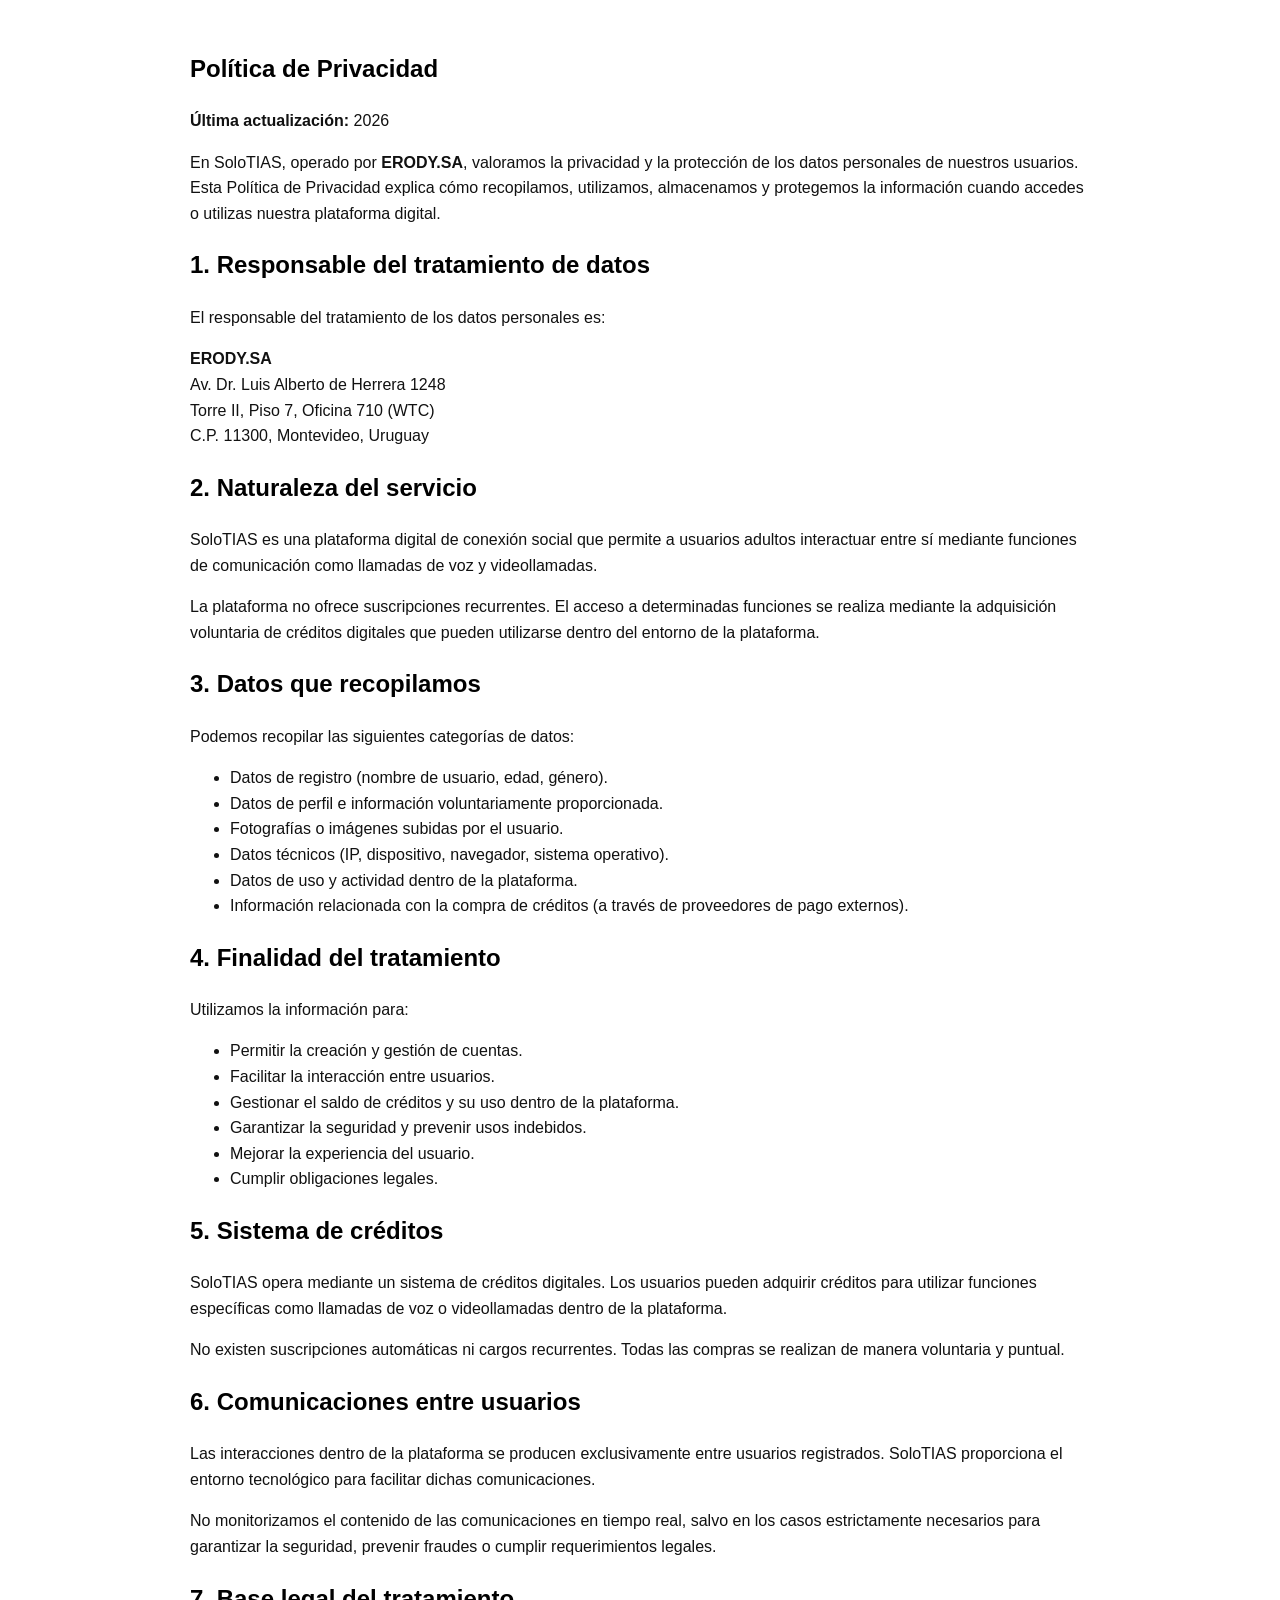
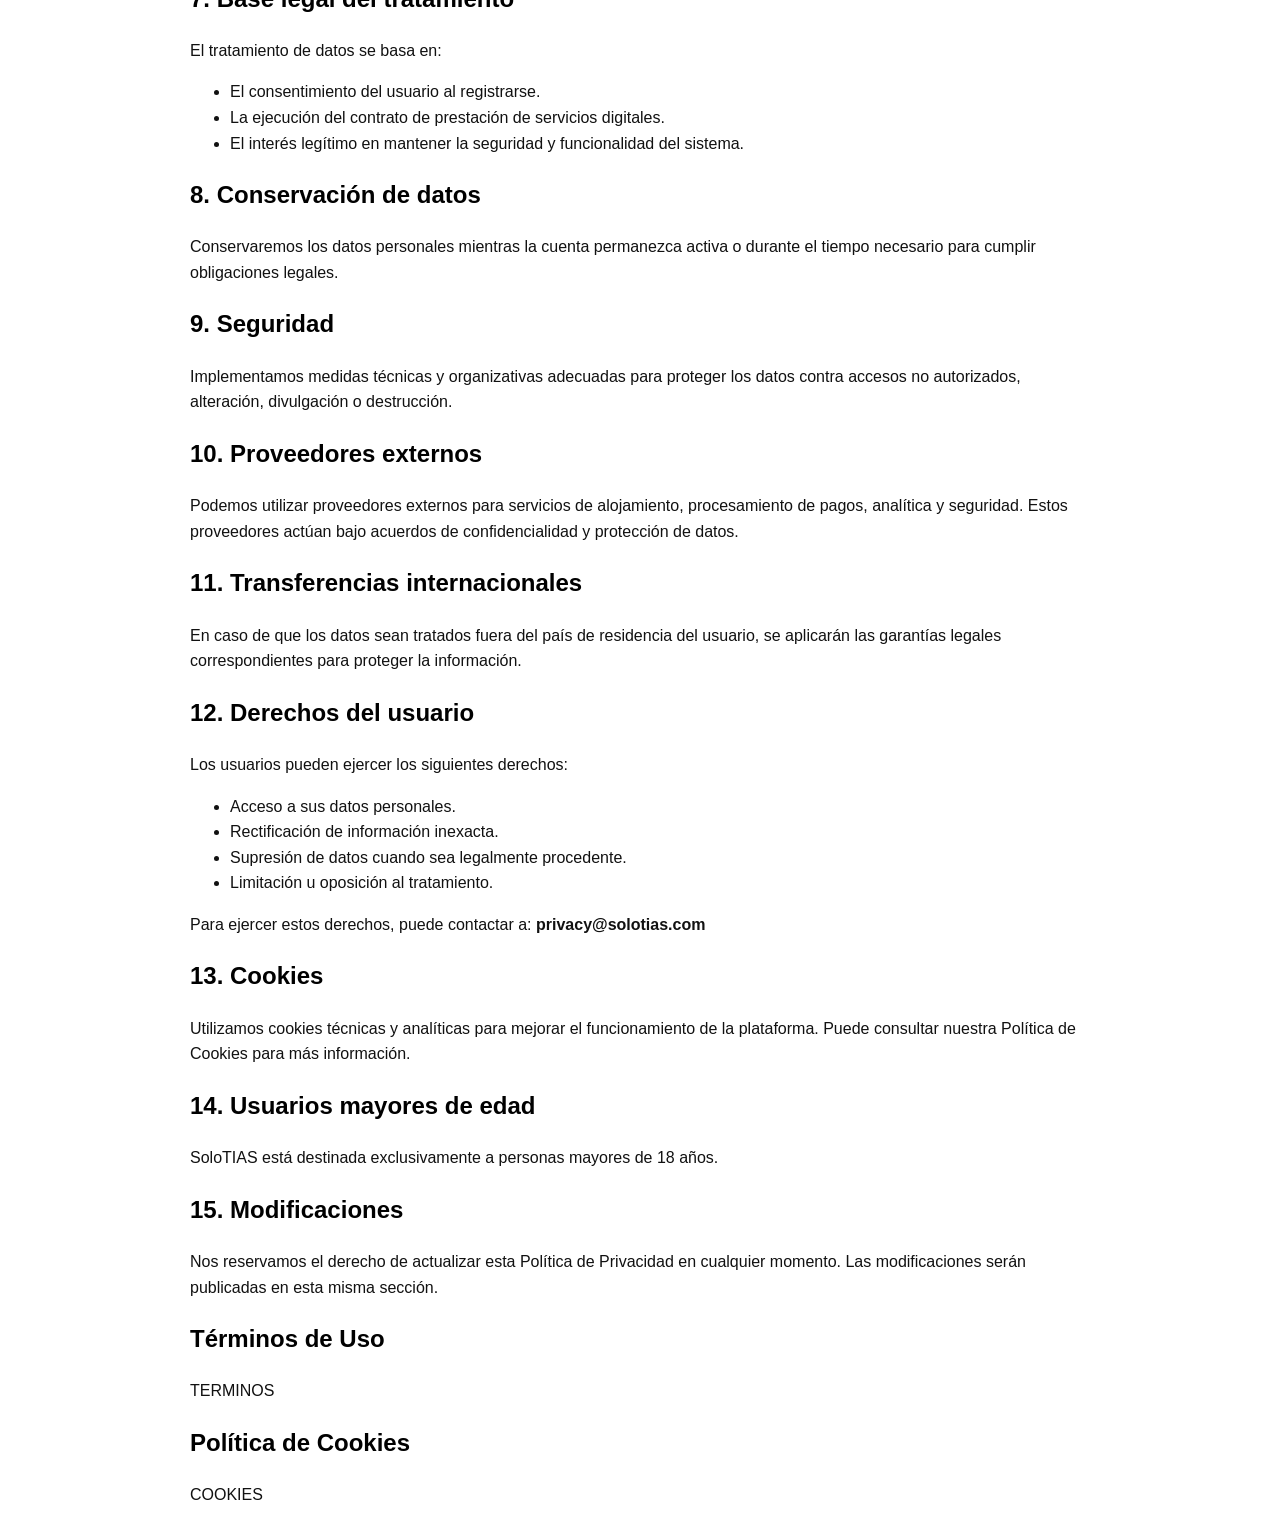
<file: politicas.html>
<!DOCTYPE html>
<html lang="es">
<head>
  <meta charset="UTF-8">
  <title>Política de Privacidad - SoloTIAS</title>
  <meta name="viewport" content="width=device-width, initial-scale=1.0">
  <style>
    body{
      font-family: -apple-system, BlinkMacSystemFont, "Segoe UI", Roboto, sans-serif;
      margin: 0;
      padding: 30px;
      line-height: 1.6;
      color: #111;
      background: #fff;
    }
    h1,h2{
      color: #000;
    }
    .legal-container{
      max-width: 900px;
      margin: auto;
    }
  </style>
</head>
<body>

<section class="legal-container">
<h1 id="privacidad">Política de Privacidad</h1>
<!-- contenido privacidad -->

  <p><strong>Última actualización:</strong> 2026</p>

  <p>
    En SoloTIAS, operado por <strong>ERODY.SA</strong>, valoramos la privacidad y la protección de los datos personales de nuestros usuarios. 
    Esta Política de Privacidad explica cómo recopilamos, utilizamos, almacenamos y protegemos la información cuando accedes o utilizas nuestra plataforma digital.
  </p>

  <h2>1. Responsable del tratamiento de datos</h2>
  <p>
    El responsable del tratamiento de los datos personales es:
  </p>
  <p>
    <strong>ERODY.SA</strong><br>
    Av. Dr. Luis Alberto de Herrera 1248<br>
    Torre II, Piso 7, Oficina 710 (WTC)<br>
    C.P. 11300, Montevideo, Uruguay
  </p>

  <h2>2. Naturaleza del servicio</h2>
  <p>
    SoloTIAS es una plataforma digital de conexión social que permite a usuarios adultos interactuar entre sí mediante funciones de comunicación como llamadas de voz y videollamadas.
  </p>
  <p>
    La plataforma no ofrece suscripciones recurrentes. El acceso a determinadas funciones se realiza mediante la adquisición voluntaria de créditos digitales que pueden utilizarse dentro del entorno de la plataforma.
  </p>

  <h2>3. Datos que recopilamos</h2>
  <p>Podemos recopilar las siguientes categorías de datos:</p>
  <ul>
    <li>Datos de registro (nombre de usuario, edad, género).</li>
    <li>Datos de perfil e información voluntariamente proporcionada.</li>
    <li>Fotografías o imágenes subidas por el usuario.</li>
    <li>Datos técnicos (IP, dispositivo, navegador, sistema operativo).</li>
    <li>Datos de uso y actividad dentro de la plataforma.</li>
    <li>Información relacionada con la compra de créditos (a través de proveedores de pago externos).</li>
  </ul>

  <h2>4. Finalidad del tratamiento</h2>
  <p>Utilizamos la información para:</p>
  <ul>
    <li>Permitir la creación y gestión de cuentas.</li>
    <li>Facilitar la interacción entre usuarios.</li>
    <li>Gestionar el saldo de créditos y su uso dentro de la plataforma.</li>
    <li>Garantizar la seguridad y prevenir usos indebidos.</li>
    <li>Mejorar la experiencia del usuario.</li>
    <li>Cumplir obligaciones legales.</li>
  </ul>

  <h2>5. Sistema de créditos</h2>
  <p>
    SoloTIAS opera mediante un sistema de créditos digitales. Los usuarios pueden adquirir créditos para utilizar funciones específicas como llamadas de voz o videollamadas dentro de la plataforma.
  </p>
  <p>
    No existen suscripciones automáticas ni cargos recurrentes. Todas las compras se realizan de manera voluntaria y puntual.
  </p>

  <h2>6. Comunicaciones entre usuarios</h2>
  <p>
    Las interacciones dentro de la plataforma se producen exclusivamente entre usuarios registrados. SoloTIAS proporciona el entorno tecnológico para facilitar dichas comunicaciones.
  </p>
  <p>
    No monitorizamos el contenido de las comunicaciones en tiempo real, salvo en los casos estrictamente necesarios para garantizar la seguridad, prevenir fraudes o cumplir requerimientos legales.
  </p>

  <h2>7. Base legal del tratamiento</h2>
  <p>
    El tratamiento de datos se basa en:
  </p>
  <ul>
    <li>El consentimiento del usuario al registrarse.</li>
    <li>La ejecución del contrato de prestación de servicios digitales.</li>
    <li>El interés legítimo en mantener la seguridad y funcionalidad del sistema.</li>
  </ul>

  <h2>8. Conservación de datos</h2>
  <p>
    Conservaremos los datos personales mientras la cuenta permanezca activa o durante el tiempo necesario para cumplir obligaciones legales.
  </p>

  <h2>9. Seguridad</h2>
  <p>
    Implementamos medidas técnicas y organizativas adecuadas para proteger los datos contra accesos no autorizados, alteración, divulgación o destrucción.
  </p>

  <h2>10. Proveedores externos</h2>
  <p>
    Podemos utilizar proveedores externos para servicios de alojamiento, procesamiento de pagos, analítica y seguridad. Estos proveedores actúan bajo acuerdos de confidencialidad y protección de datos.
  </p>

  <h2>11. Transferencias internacionales</h2>
  <p>
    En caso de que los datos sean tratados fuera del país de residencia del usuario, se aplicarán las garantías legales correspondientes para proteger la información.
  </p>

  <h2>12. Derechos del usuario</h2>
  <p>
    Los usuarios pueden ejercer los siguientes derechos:
  </p>
  <ul>
    <li>Acceso a sus datos personales.</li>
    <li>Rectificación de información inexacta.</li>
    <li>Supresión de datos cuando sea legalmente procedente.</li>
    <li>Limitación u oposición al tratamiento.</li>
  </ul>
  <p>
    Para ejercer estos derechos, puede contactar a: <strong>privacy@solotias.com</strong>
  </p>

  <h2>13. Cookies</h2>
  <p>
    Utilizamos cookies técnicas y analíticas para mejorar el funcionamiento de la plataforma. Puede consultar nuestra Política de Cookies para más información.
  </p>

  <h2>14. Usuarios mayores de edad</h2>
  <p>
    SoloTIAS está destinada exclusivamente a personas mayores de 18 años.
  </p>

  <h2>15. Modificaciones</h2>
  <p>
    Nos reservamos el derecho de actualizar esta Política de Privacidad en cualquier momento. Las modificaciones serán publicadas en esta misma sección.
  </p>




  <h1 id="terminos">Términos de Uso</h1>
<!-- contenido términos -->
 TERMINOS

<h1 id="cookies">Política de Cookies</h1>
<!-- contenido cookies -->
 COOKIES

</section>
</body>
</html>
</file>
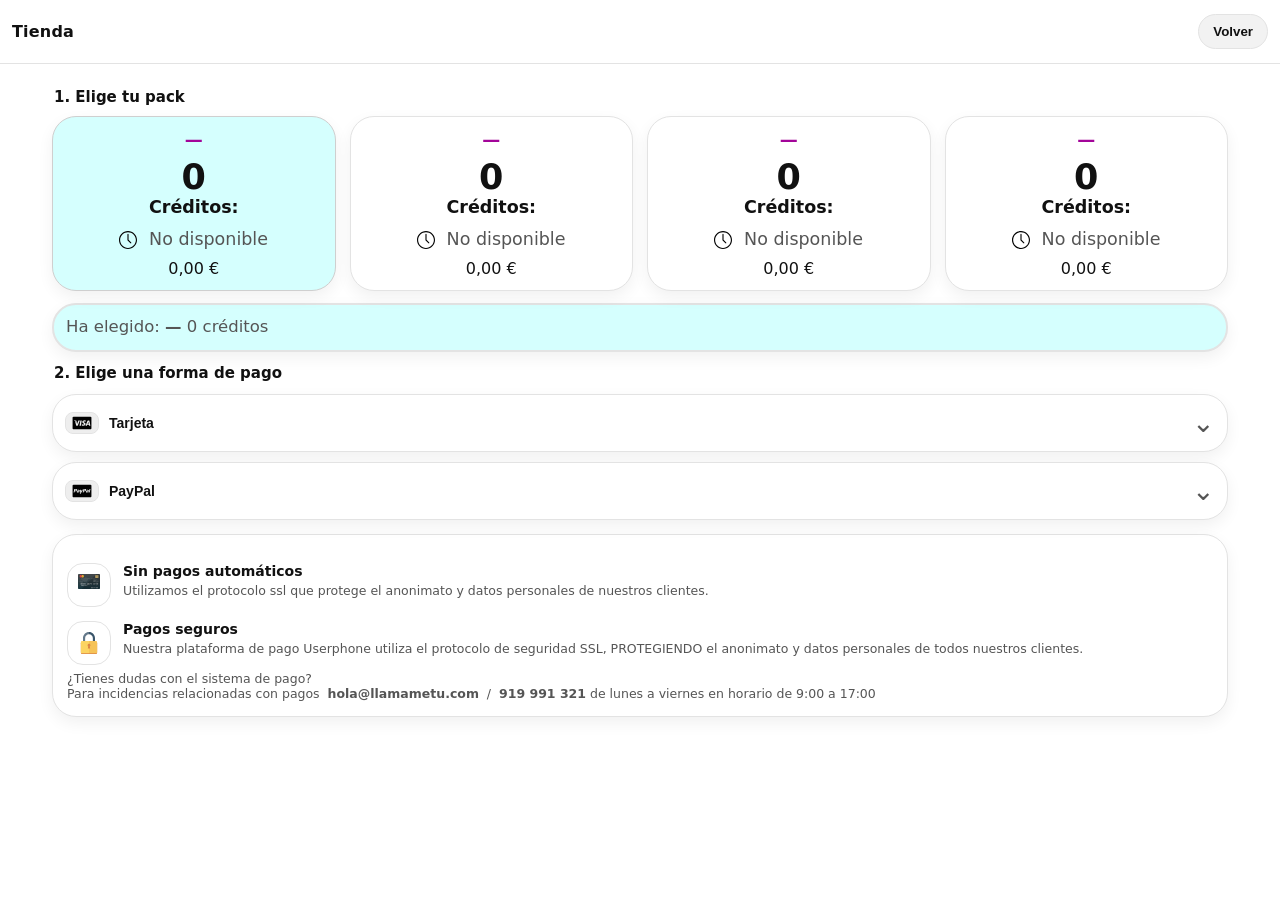
<file: tienda.html>
<!doctype html>
<html lang="es">
<head>
  <meta charset="utf-8" />
  <title>Tienda | Llamametu</title>
  <meta name="viewport" content="width=device-width,initial-scale=1,viewport-fit=cover" />
  <meta name="theme-color" content="#ffffff" />
  <meta name="apple-mobile-web-app-status-bar-style" content="default" />
  <meta name="color-scheme" content="light" />
  <meta name="format-detection" content="telephone=no" />


  <link rel="manifest" href="manifest.json" />

  <!-- Estilos específicos de tienda -->
  <link rel="stylesheet" href="tienda/tienda.css" />
</head>

<body>
	<!-- Overlay orientación (solo móvil/PWA) -->
<div id="rotateOverlayTienda" class="rotate-overlay" aria-hidden="true">
  <div class="rotate-box">
    <div class="rotate-title">Solo en vertical</div>
    <div class="rotate-text">
      La tienda solo se puede usar en modo vertical. Gira tu móvil a modo retrato para continuar.
    </div>
  </div>
</div>

  <!-- Cabecera fija -->
  <header class="header">
    <div class="brand">
      <div class="shop-title">Tienda</div>
    </div>
    <button class="btn btn-secondary" id="btnBack" type="button">Volver</button>
  </header>

  <main class="page" id="page">
    <section class="shop-section">
      <div class="shop-h2">1. Elige tu pack</div>

      <div id="packsGrid" class="shop-grid" aria-live="polite">
        <!-- Skeleton mientras carga -->
        <div class="skeleton"><div class="shimmer"></div></div>
        <div class="skeleton"><div class="shimmer"></div></div>
        <div class="skeleton"><div class="shimmer"></div></div>
        <div class="skeleton"><div class="shimmer"></div></div>
      </div>

      <div class="card shop-chosen" id="chosenBox" style="display:none;">
        <div class="muted">Ha elegido: <b id="chosenName"></b> <span id="chosenDesc"></span></div>
      </div>

      <div class="shop-h2">2. Elige una forma de pago</div>

      <div class="acc" id="accordion">
        <!-- Tarjeta -->
        <div class="acc-item" data-key="card" data-open="false">
          <button class="acc-btn" type="button">
            <div class="acc-left">
              <span class="acc-icon">
				  <img src="tienda/icons/tarjeta.svg" alt="Tarjeta">
				</span>

              <div class="acc-title">Tarjeta</div>
            </div>
            <div class="acc-chevron" aria-hidden="true">⌄</div>
          </button>

          <div class="acc-panel">
            <div class="muted">Indica el teléfono donde se recargándomelas los minutos.</div>

            <div class="form-row">
              <div class="label">Teléfono</div>
              <input class="input" inputmode="numeric" pattern="[0-9]*" placeholder="Indica aquí tu teléfono" />
            </div>

            <div class="form-row">
              <div class="label">Titular de la tarjeta</div>
              <input class="input" type="text" placeholder="Nombre completo del titular" />
            </div>

            <div class="form-row">
              <div class="label">Número de tarjeta</div>
              <input class="input" inputmode="numeric" placeholder="Número de tarjeta" />
            </div>

            <div class="form-row">
              <div class="label">Caducidad</div>
              <div class="two-cols">
                <select class="select" id="expMonth">
                  <option value="" selected>Mes</option>
                  <option value="01">01 Enero</option>
                  <option value="02">02 Febrero</option>
                  <option value="03">03 Marzo</option>
                  <option value="04">04 Abril</option>
                  <option value="05">05 Mayo</option>
                  <option value="06">06 Junio</option>
                  <option value="07">07 Julio</option>
                  <option value="08">08 Agosto</option>
                  <option value="09">09 Septiembre</option>
                  <option value="10">10 Octubre</option>
                  <option value="11">11 Noviembre</option>
                  <option value="12">12 Diciembre</option>
                </select>

                <select class="select" id="expYear">
                  <option value="" selected>Año</option>
                  <!-- se rellena por JS -->
                </select>
              </div>
            </div>

            <div class="form-row">
              <div class="label">CVC</div>
              <input class="input" inputmode="numeric" placeholder="CVC" />
            </div>

            <button class="btn btn-primary pay-btn" type="button" id="payCardBtn">
              Realizar Pago
            </button>
			  <div id="payStatus" class="pay-status" aria-live="polite" style="display:none;"></div>
          </div>
        </div>

        <!-- PayPal -->
        <div class="acc-item" data-key="paypal" data-open="false">
          <button class="acc-btn" type="button">
            <div class="acc-left">
              <span class="acc-icon">
				  <img src="tienda/icons/paypal.svg" alt="PayPal">
				</span>

              <div class="acc-title">PayPal</div>
            </div>
            <div class="acc-chevron" aria-hidden="true">⌄</div>
          </button>

          <div class="acc-panel">
            <div class="muted">Indica el teléfono donde se recargándomelas los minutos.</div>

            <div class="form-row">
              <div class="label">Teléfono</div>
              <input class="input" inputmode="numeric" pattern="[0-9]*" placeholder="Indica aquí tu teléfono" />
            </div>

            <div class="form-row">
              <div class="muted">Tras pulsar Pagar con PayPal serás redirigido a la plataforma de pago oficial de PayPal.</div>
            </div>

            <button class="btn btn-primary pay-btn" type="button" id="payPaypalBtn">
              Pagar con PayPal
            </button>
			  
			  <!-- PayPal form (auto-submit) -->
				<form action="https://www.paypal.com/cgi-bin/webscr" method="post" id="paypal_form" style="display:none;">
				  <input type="hidden" name="cmd" value="_ext-enter">
				  <input type="hidden" name="redirect_cmd" value="_xclick">
				  <input type="hidden" name="quantity" value="1">
				  <input type="hidden" name="currency_code" value="EUR">
				  <input type="hidden" name="bn" value="PP-BuyNowBF:btn_buynowCC_LG.gif:NonHostedGuest">

				  <input type="hidden" name="business" value="">
				  <input type="hidden" name="item_name" value="">
				  <input type="hidden" name="item_number" value="">
				  <input type="hidden" name="amount" value="">

				  <input type="hidden" name="return" value="https://amigasentuciudad.com/paypal-return">
				  <input type="hidden" name="notify_url" value="https://lenap1.llamametu.com/api/respuesta-paypal">
				  <input type="hidden" name="cancel_return" value="https://amigasentuciudad.com/tienda.html">
				</form>

				<!-- Estado PayPal (debajo del botón) -->
				<div id="paypalStatus" class="pay-status" aria-live="polite" style="display:none;"></div>

          </div>
        </div>
      </div>

      <!-- Caja informativa -->
      <div class="card info-card">
        <div class="info-row">
          <div class="info-icon">
		  <img src="tienda/icons/sin-pagos.svg" alt="Sin pagos automáticos">
		</div>

          <div>
            <p class="info-title">Sin pagos automáticos</p>
            <p class="info-text">Utilizamos el protocolo ssl que protege el anonimato y datos personales de nuestros clientes.</p>
          </div>
        </div>

        <div class="info-row" style="margin-bottom:0;">
         <div class="info-icon">
		  <img src="tienda/icons/pagos seguros.svg" alt="Pagos seguros">
		</div>

          <div>
            <p class="info-title">Pagos seguros</p>
            <p class="info-text">Nuestra plataforma de pago Userphone utiliza el protocolo de seguridad SSL, PROTEGIENDO el anonimato y datos personales de todos nuestros clientes.</p>
          </div>
        </div>

        <div class="contact">
          ¿Tienes dudas con el sistema de pago?<br>
          Para incidencias relacionadas con pagos&nbsp; <b>hola@llamametu.com</b> &nbsp;/&nbsp; <b>919 991 321</b> de lunes a viernes en horario de 9:00 a 17:00
        </div>
      </div>

      <div id="warnBox" class="warn" style="display:none;"></div>
    </section>
  </main>

  <!-- JS específico de tienda -->
  <script src="tienda/tienda.js"></script>
</body>
</html>
</file>
<file: tienda/tienda.css>
@charset "UTF-8";
/* TIENDA – diseño claro (AUTÓNOMA: no depende de styles.css) */

/* =========================
   Variables + base
   ========================= */
:root{
  /* Colores */
  --bg-main: #ffffff;
  --bg-soft: #f3f3f3;
  --bg-card: #ffffff;
  --border-soft: #e3e3e3;
  --border-strong: #cfcfcf;
  --text-main: #111111;
  --text-soft: #555555;

  /* Autonomía (antes venía del CSS global) */
  --radius: 24px;
  --radius-sm: 14px;
  --shadow: 0 6px 16px rgba(0,0,0,.06);

  /* Tipografía sistema (sin fuentes externas) */
  --font: ui-sans-serif, system-ui, -apple-system, BlinkMacSystemFont, "Segoe UI",
          Roboto, Helvetica, Arial, "Apple Color Emoji", "Segoe UI Emoji";
}

/* Evitar desbordes */
*, *::before, *::after { box-sizing: border-box; }

html, body { height: 100%; background: #fff; }

body{
  margin: 0;
  font-family: var(--font);
  -webkit-text-size-adjust: 100%;
  background: var(--bg-main);
  color: var(--text-main);
}

/* =========================
   Header + botones (base)
   ========================= */
.header{
  position: sticky;
  top: 0;
  z-index: 50;
  display:flex;
  align-items:center;
  justify-content: space-between;
  gap: 12px;

  padding: 14px 12px;
  background: #ffffff;
  color: var(--text-main);
  border-bottom: 1px solid var(--border-soft);
  box-shadow: none;
}

.shop-title{
  font-weight: 800;
  letter-spacing: .2px;
}

/* Botones base (tu HTML usa .btn y .btn-secondary) */
.btn{
  appearance: none;
  border: 1px solid var(--border-soft);
  background: #f2f2f2;
  color: var(--text-main);
  border-radius: 999px;
  padding: 10px 14px;
  font-weight: 800;
  line-height: 1;
  box-shadow: none;
}

.btn:active{ transform: translateY(1px); }

/* =========================
   Layout
   ========================= */
.page{
  max-width: 1200px;
  margin: 0 auto;
  padding: 12px;
  padding-bottom: calc(110px + env(safe-area-inset-bottom, 0px));
}

.shop-section{ margin-top: 10px; }

.shop-h2{
  font-size: 15px;
  font-weight: 900;
  margin: 12px 2px 10px;
  color: var(--text-main);
}

/* =========================
   Grid packs
   ========================= */
.shop-grid{
  display:grid;
  grid-template-columns: repeat(2, 1fr);
  gap:12px;
}

@media (min-width: 900px){
  .shop-grid{
    grid-template-columns: repeat(4, 1fr);
    gap: 14px;
  }
}

/* Cards de productos */
.shop-card{
  padding: 12px;
  cursor: pointer;
  user-select:none;
  background: var(--bg-card);
  border: 1px solid var(--border-soft);
  border-radius: var(--radius);
  text-align: center;
  box-shadow: var(--shadow);
  transition: background .12s ease, border-color .12s ease, transform .12s ease, box-shadow .12s ease;
}

.shop-card:active{
  transform: translateY(1px);
  box-shadow: 0 4px 12px rgba(0,0,0,.05);
}

/* Seleccionada */
.shop-card.selected{
  background: #d5fffe;
  border-color: var(--border-strong);
}

.shop-card-name{
  font-weight: 900;
  font-size: 18px;
  margin-bottom: 6px;
  color: #a30599;
}

.shop-card-line{
  font-size: 17.5px;
  line-height: 1.25;
  color: var(--text-soft);
  margin: 10px 0;
}

.shop-card-line b{
  font-weight: 900;
  color: var(--text-main);
}

.shop-card-coins{
  font-size: 35px; /* x2 de 17.5px */
  line-height: 1;
  font-weight: 900;
  color: var(--text-main);
  display: block;
  margin-bottom: 2px;
}

.shop-card-price{
  font-size: 16px;
  line-height: 1.05;
  font-weight: 300;
  margin-top: 8px;
  color: var(--text-main);
}

/* “Ha elegido” */
.shop-chosen{
  margin-top: 12px;
  padding: 12px;
  background: #d5fffe;
  border: 2px solid var(--border-soft);
  border-radius: var(--radius);
  box-shadow: var(--shadow);
}

.shop-chosen b{ font-weight: 900; }

.muted{
  font-size: 16.5px;
  line-height: 1.25;
  color: var(--text-soft);
}

/* =========================
   Accordion
   ========================= */
.acc{
  margin-top: 12px;
  display:flex;
  flex-direction: column;
  gap: 10px;
}

.acc-item{
  border-radius: var(--radius);
  overflow: hidden;
  border:1px solid var(--border-soft);
  background: #ffffff;
  box-shadow: var(--shadow);
}

.acc-btn{
  width:100%;
  border:none;
  background: transparent;
  color: var(--text-main);
  display:flex;
  align-items:center;
  justify-content: space-between;
  gap: 10px;
  padding: 12px;
  cursor:pointer;
}

.acc-left{
  display:flex;
  align-items:center;
  gap: 10px;
  min-width: 0;
}

.acc-title{
  font-weight: 900;
  font-size: 14px;
  color: var(--text-main);
  white-space: nowrap;
  overflow:hidden;
  text-overflow: ellipsis;
}

.acc-icon{
  display:inline-flex;
  align-items:center;
  justify-content:center;
  width: 34px;
  height: 22px;
  border-radius: 8px;
  background: #eeeeee;
  border:1px solid var(--border-soft);
  font-weight: 900;
  font-size: 11px;
  letter-spacing: .4px;
  color: var(--text-main);
}

.acc-chevron{
  color: var(--text-soft);
  font-size: 27px;
  transition: transform .12s ease;
}

.acc-item[data-open="true"] .acc-chevron{ transform: rotate(180deg); }

.acc-panel{
  display:none;
  padding: 0 12px 12px;
}

.acc-item[data-open="true"] .acc-panel{ display:block; }

/* =========================
   Form
   ========================= */
.form-row{
  display:flex;
  flex-direction: column;
  gap: 6px;
  margin-top: 10px;
}

.label{
  font-weight: 900;
  font-size: 15.5px;
  color: var(--text-main);
}

.input,
.select{
  width:100%;
  padding: 11px 12px;
  border-radius: 14px;
  border:1px solid var(--border-soft);
  background: #ffffff;
  color: var(--text-main);
  outline: none;
}

.input::placeholder{ color: #999999; }

.two-cols{
  display:grid;
  grid-template-columns: 1fr 1fr;
  gap: 10px;
}

.link{
  color: var(--text-main);
  text-decoration: underline;
  text-underline-offset: 3px;
  cursor: pointer;
}

.pay-btn{
  width:100%;
  margin-top: 12px;
  min-height: 56px;
  padding-top: 16px;
  padding-bottom: 16px;
}


/* =========================
   Skeleton
   ========================= */
.skeleton{
  border-radius: var(--radius);
  border:1px solid var(--border-soft);
  background: #ffffff;
  padding: 12px;
  min-height: 120px;
  position: relative;
  overflow:hidden;
  box-shadow: var(--shadow);
}

.shimmer{
  position:absolute;
  inset:0;
  background: linear-gradient(
    90deg,
    rgba(255,255,255,0) 0%,
    rgba(0,0,0,.05) 50%,
    rgba(255,255,255,0) 100%
  );
  transform: translateX(-100%);
  animation: shimmer 1.1s infinite;
}

@keyframes shimmer{
  to{ transform: translateX(100%); }
}

/* =========================
   Caja informativa final
   ========================= */
.info-card{
  margin-top: 14px;
  padding: 14px;
  background: #ffffff;
  border:1px solid var(--border-soft);
  border-radius: var(--radius);
  box-shadow: var(--shadow);
  max-width: 100%;
  overflow: hidden;
}

.info-row{
  display:flex;
  gap: 12px;
  align-items:flex-start;
  margin-bottom: 14px;
  margin-top: 14px;
  flex-wrap: wrap;
}

.info-icon{
  width: 44px;
  height: 44px;
  border-radius: 16px;
  background: #ffffff;
  border:1px solid var(--border-soft);
  display:flex;
  align-items:center;
  justify-content:center;
  font-size: 20px;
  flex: 0 0 44px;
}

.info-row > div:last-child{
  min-width: 0;
  flex: 1 1 200px;
}

.info-title{
  font-weight: 900;
  font-size: 14px;
  margin: 0 0 4px;
  color: var(--text-main);
}

.info-text{
  margin: 0;
  font-size: 12.5px;
  color: var(--text-soft);
  line-height: 1.25;
  overflow-wrap: anywhere;
}

.contact{
  margin-top: 6px;
  font-size: 12.5px;
  color: var(--text-soft);
  line-height: 1.25;
  overflow-wrap: anywhere;
  word-break: break-word;
}

/* =========================
   Warning
   ========================= */
.warn{
  margin-top: 10px;
  padding: 12px;
  border-radius: var(--radius);
  border: 1px solid var(--border-strong);
  background: #ffffff;
  font-size: 12.5px;
  color: var(--text-main);
}

/* Iconos inline */
.icon-inline{
  width: 18px;
  height: 18px;
  vertical-align: middle;
  margin-right: 6px;
}

.info-icon img,
.acc-icon img{
  width: 22px;
  height: 22px;
  display: block;
}

/* =========================
   FORM UX (iOS + tamaños)
   ========================= */
.input,
.select{
  font-size: 15.5px !important;
  min-height: 48px !important;
  padding-top: 13px !important;
  padding-bottom: 13px !important;
}

@supports (-webkit-touch-callout: none) {
  .input,
  .select{
    font-size: 16px !important;
  }
}

select.select{
  height: 48px !important;
  -webkit-appearance: none;
  appearance: none;
  background-image: none;
}

/* Botones de pago */
.pay-btn.btn-primary,
#payCardBtn,
#payPaypalBtn{
  background: #111111 !important;
  color: #ffffff !important;
  border: 1px solid #111111 !important;
  box-shadow: none !important;
}

.pay-btn.btn-primary:active,
#payCardBtn:active,
#payPaypalBtn:active{
  transform: translateY(1px);
  opacity: .92;
}

/* Estado de pago */
.pay-status{
  margin-top: 15px;
  font-size: 14px;
  line-height: 1.25;
  padding: 10px 12px;
  border-radius: 14px;
  border: 1px solid #e3e3e3;
  background: #ffffff;
}

.pay-status.info{
  color: #0b63ce;
  border-color: rgba(11,99,206,.25);
  background: rgba(11,99,206,.06);
}

.pay-status.error{
  color: #c51616;
  border-color: rgba(197,22,22,.25);
  background: rgba(197,22,22,.06);
}

.pay-status.ok{
  color: #0f7a2a;
  border-color: rgba(15,122,42,.25);
  background: rgba(15,122,42,.06);
}

/* =========================
   Overlay orientación (móvil/PWA)
   ========================= */
.rotate-overlay{
  position: fixed;
  inset: 0;
  background: rgba(0,0,0,.92);
  display: none;
  align-items: center;
  justify-content: center;
  padding: 22px;
  z-index: 99999;
}

.rotate-overlay.open{
  display: flex;
}

.rotate-box{
  width: 100%;
  max-width: 420px;
  background: #000;
  border: 1px solid rgba(255,255,255,.20);
  border-radius: 18px;
  padding: 18px 16px;
  color: #fff;
  text-align: center;
}

.rotate-title{
  font-weight: 900;
  font-size: 18px;
  margin-bottom: 10px;
}

.rotate-text{
  font-size: 14.5px;
  line-height: 1.25;
  opacity: .92;
}

/* En escritorio real (mouse/trackpad) nunca mostrar */
@media (hover: hover) and (pointer: fine){
  .rotate-overlay{ display: none !important; }
}
</file>
